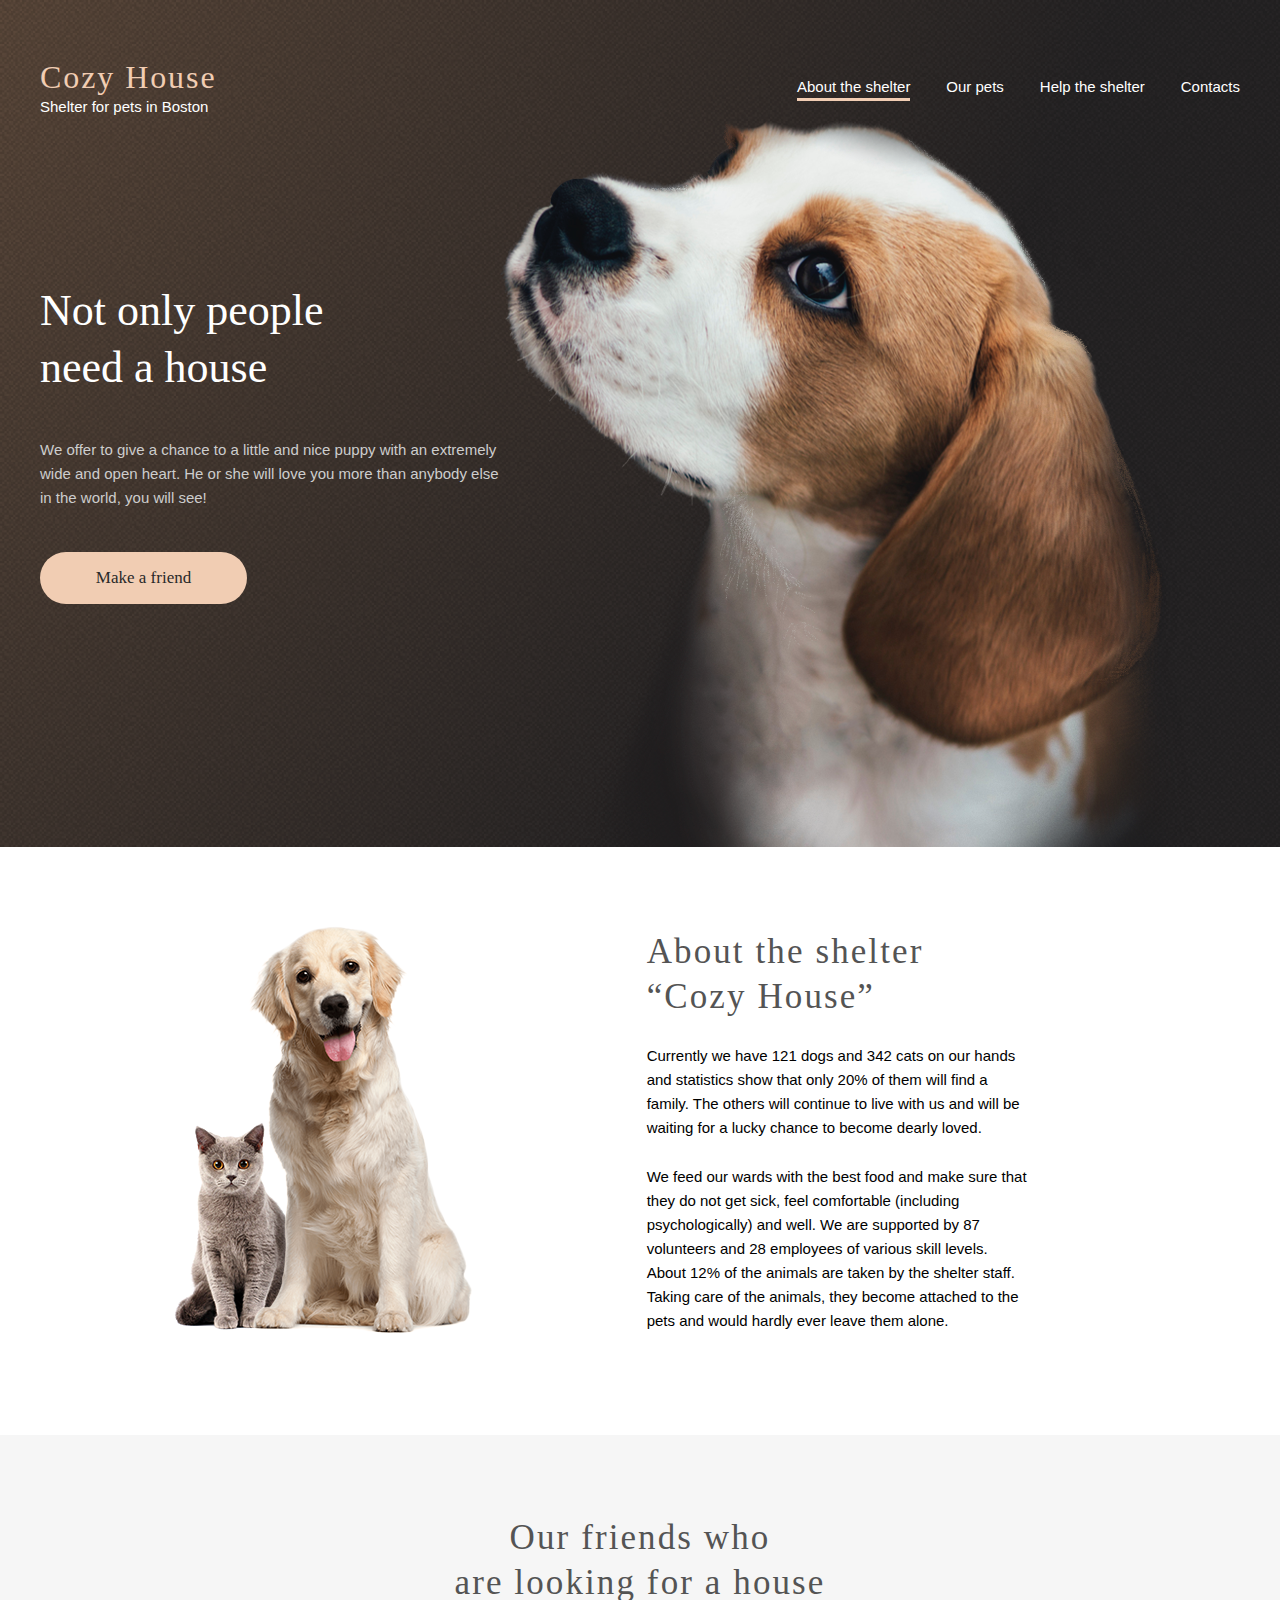
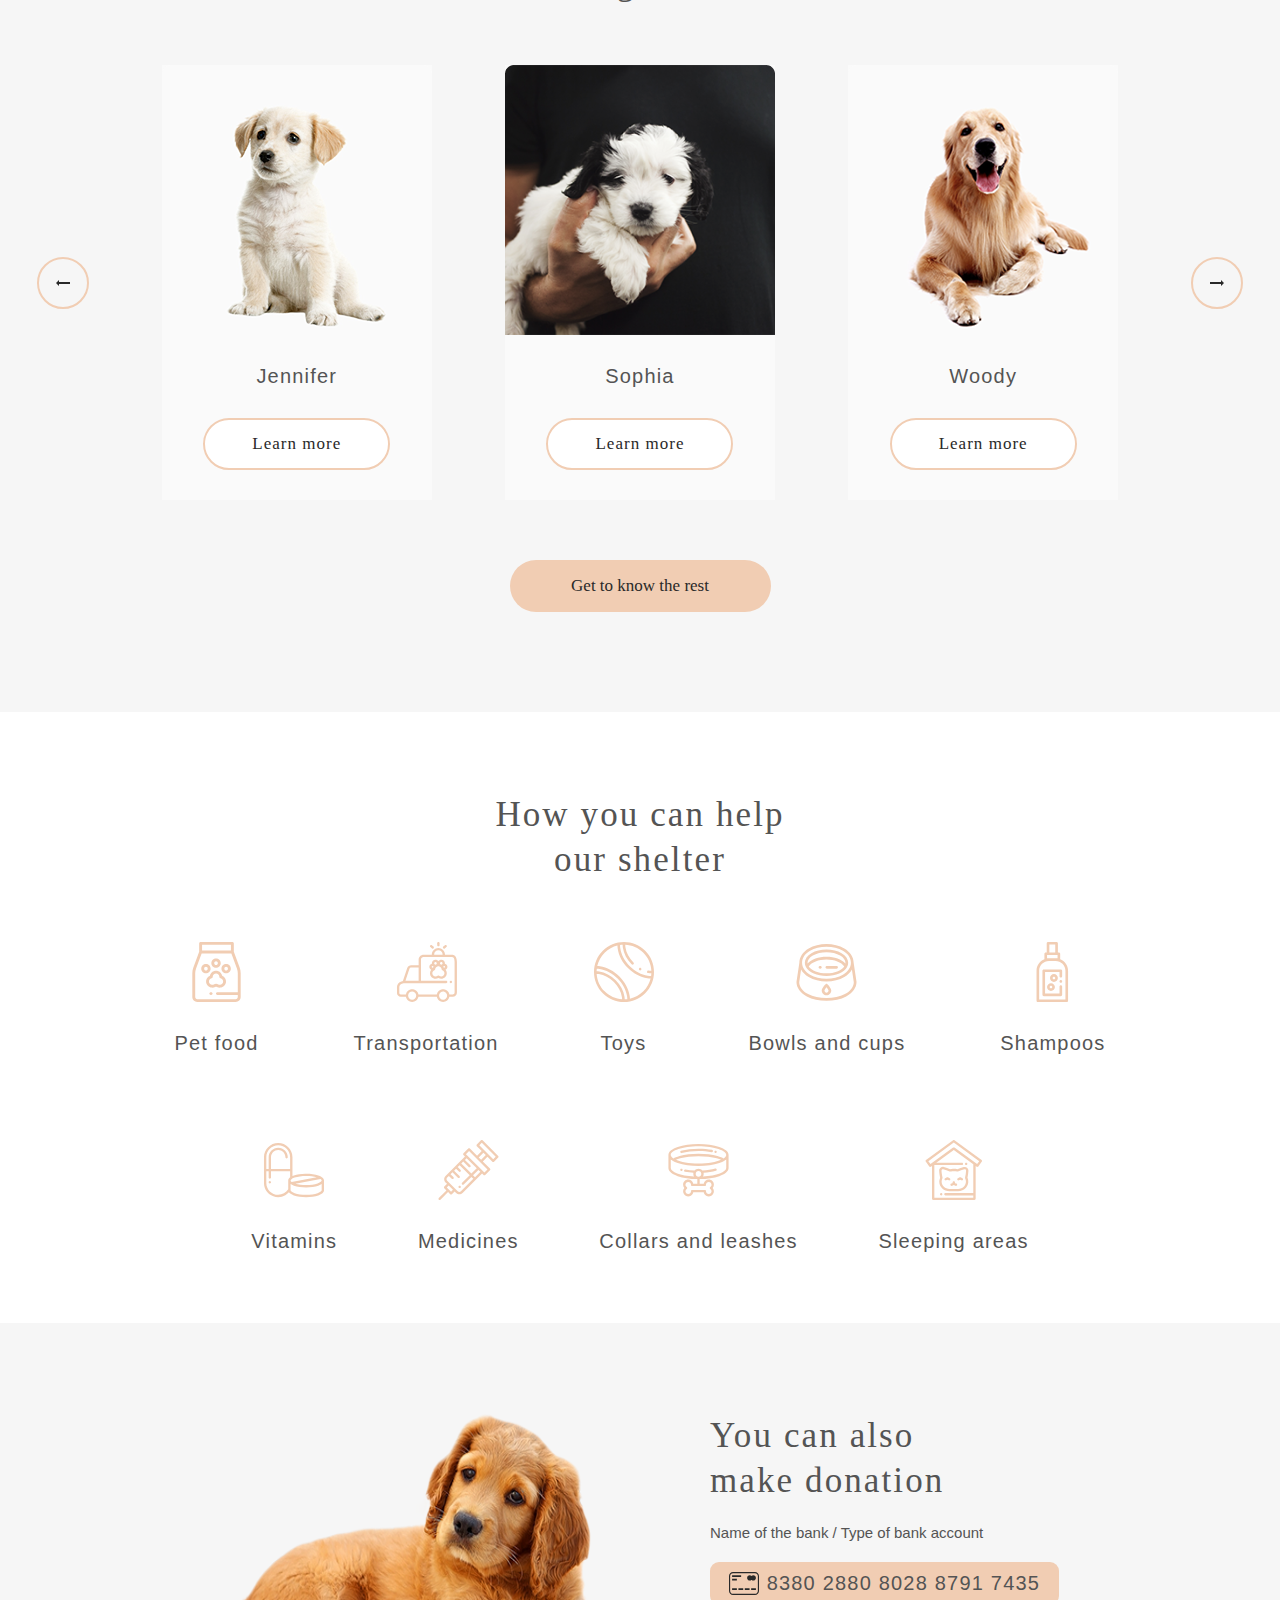
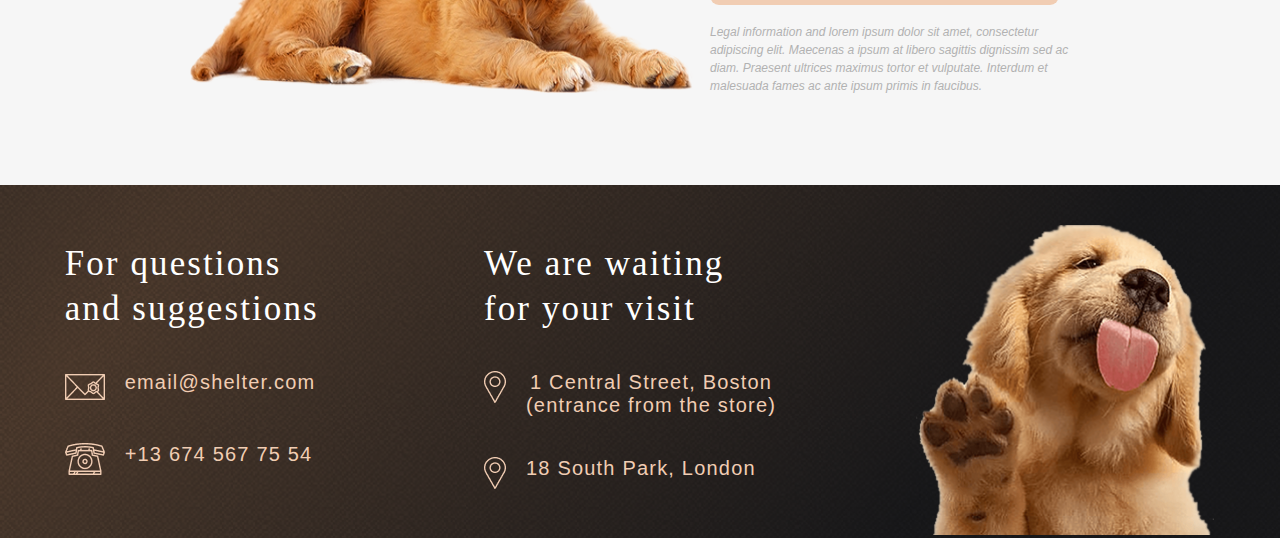
<file: main/index.html>
<!DOCTYPE html>
<html lang="en">
    <head>
        <title>Shelter</title>
        <meta name="viewport" content="width=device-wdth, initial-scale=1.0">
        <meta charset="utf-8">
        <link rel="icon" href="assets/icons/...">
        <link rel="stylesheet" href="../assets/styles/normalize.css">
        <link rel="stylesheet" href="style.css">
        <link rel="preconnect" href="https://fonts.googleapis.com">
        <!-and some more links connecting relevant fonts->
    </head>
    <body>
        <main class="main">
            <div class="wrapper">
                <div class="start-screen">
                    <div class="header">
                        <div class="logo">
                            <h1 class="h1">Cozy House</h1>
                            <p class="large-text subtext-logo">Shelter for pets in Boston</p>
                        </div>
                        <nav class="header-navigation">
                            <ul class="navigation">
                                <li class="nav-item"><a class="main-white active-link" href="#about">About the shelter</a></li></li>
                                <li class="nav-item"><a href="#pets">Our pets</a></li>
                                <li class="nav-item"><a href="#help">Help the shelter</a></li>
                                <li class="nav-item"><a href="#contacts">Contacts</a></li>
                            </ul>
                        </nav>
                        <ul class="hamburger-navigation">
                            <div class="logo-menu">
                                <div class="logo-mobile">
                                    <h1 class="h1">Cozy House</h1>
                                    <p class="large-text subtext-logo">Shelter for pets in Boston</p>
                                </div>
                                <button class="header-navigation-burger">
                                    <img class="burger-menu-vertical" src="../assets/icons/Burger_clicked.png" alt="burger menu clicked">
                                </button>
                            </div>                           
                            <li class="hamburger-nav-item"><a class="main-white active-link" href="#about">About the shelter</a></li></li>
                            <li class="hamburger-nav-item"><a href="#pets">Our pets</a></li>
                            <li class="hamburger-nav-item"><a href="#help">Help the shelter</a></li>
                            <li class="hamburger-nav-item"><a href="#contacts">Contacts</a></li>
                        </ul>
                        <button class="header-navigation-burger">
                            <img class="burger-menu" src="../assets/icons/Burger-gold.png" alt="burger menu">
                        </button>
                    </div>
                    <section class="short-intro">
                        <div class="short-intro-text">
                            <h2 class="h2 main-white ">Not only people <br>need a house</h2>
                            <p class="large-text short-bio-text">We offer to give a chance to a little and nice puppy with an extremely wide and open heart. He or she will love you more than anybody else in the world, you will see!
                            </p>
                            <button type="button" class="button-primary button-front"><a href="#our-friends">Make a friend</a></button>
                        </div>
                        <div class="puppy">
                            <img class="puppy" src="../assets/images/start-screen-puppy.png" alt="start-screen-puppy">
                        </div>
                    </section>
                </div>
            </div>
            <div class="wrapper">
                <section class="about-the-shelter">
                    <div class="about-content">
                        <div class="about-pic">
                            <img class="about-pic" src="../assets/images/about-pets.png">
                        </div>
                        <div class="about-text">
                            <h3 class="h3 align-left header-mobile" id="about">About the shelter “Cozy House”</h3>
                            <p class="large-text black-text about-text-chapter">Currently we have 121 dogs and 342 cats on our hands and statistics show that only 20% of them will find a family. The others will continue to live with us and will be waiting for a lucky chance to become dearly loved.
                            </p>
                            <p class="large-text black-text about-text-chapter">We feed our wards with the best food and make sure that they do not get sick, feel comfortable (including psychologically) and well. We are supported by 87 volunteers and 28 employees of various skill levels. About 12% of the animals are taken by the shelter staff. Taking care of the animals, they become attached to the pets and would hardly ever leave them alone.
                            </p>      
                        </div>
                    </div>
                </section>
            </div>
            <div class="wrapper">
                <section class="pets-page" id="pets">
                    <div class="section-header">
                        <h3 class="h3 align-center header-mobile" id="our-friends">Our friends who<br>are looking for a house</h3>
                    </div>
                        <div class="pets-characters">
                            <div class="dim-click-div"></div>
                        </div>
                        <div class="button-mobile">
                            <button type="button" class="button-round button-round-left button-mobile"></button>
                            <button type="button" class="button-round button-round-right button-mobile"></button>
                        </div>
                        <div class="pets-button">
                        <button type="button" class="button-primary button-long"><a href="https://dimibibikau.github.io/shelter/pets/">Get to know the rest</a></button>
                        </div>
                </section>
            </div>
            <div class="wrapper">
                <section class="help" id="help">
                    <div class="section-header">
                        <h3 class="h3 align-center header-mobile">How you can help<br>our shelter</h3>
                    </div>
                    <div class="ways-to-help">
                        <div class="three-row-items">
                            <div class="help-item">
                                <img class="help-logo" src="../assets/icons/icon-pet-food.svg" alt="food-logo">
                                <h4 class="h4">Pet food</h4>
                            </div>
                            <div class="help-item">
                                <img class="help-logo" src="../assets/icons/icon-transportation.svg" alt="transportation-logo">
                                <h4 class="h4">Transportation</h4>
                            </div>
                            <div class="help-item">
                                <img class="help-logo" src="../assets/icons/icon-toys.svg" alt="toys-logo">
                                <h4 class="h4">Toys</h4>
                            </div>
                            <div class="help-item">
                                <img class="help-logo" src="../assets/icons/icon-bowls-and-cups.svg" alt="bowls-logo">
                                <h4 class="h4">Bowls and cups</h4>
                            </div>
                            <div class="help-item">
                                <img class="help-logo" src="../assets/icons/icon-shampoos.svg" alt="shampoos-logo">
                                <h4 class="h4">Shampoos</h4>
                            </div>
                            <div class="help-item">
                                <img class="help-logo" src="../assets/icons/icon-vitamins.svg" alt="vitamins-logo">
                                <h4 class="h4">Vitamins</h4>
                            </div>
                            <div class="help-item">
                                <img class="help-logo" src="../assets/icons/icon-medicines.svg" alt="medicines-logo">
                                <h4 class="h4">Medicines</h4>
                            </div>
                            <div class="help-item">
                                <img class="help-logo" src="../assets/icons/icon-collars-leashes.svg" alt="leashes-logo">
                                <h4 class="h4">Collars and leashes</h4>
                            </div>
                            <div class="help-item">
                                <img class="help-logo" src="../assets/icons/icon-sleeping-area.svg" alt="sleeping-logo">
                                <h4 class="h4">Sleeping areas</h4>
                            </div>
                        </div>
                        <div class="first-row">
                            <div class="help-item">
                                <img class="help-logo" src="../assets/icons/icon-pet-food.svg" alt="food-logo">
                                <h4 class="h4">Pet food</h4>
                            </div>
                            <div class="help-item">
                                <img class="help-logo" src="../assets/icons/icon-transportation.svg" alt="transportation-logo">
                                <h4 class="h4">Transportation</h4>
                            </div>
                            <div class="help-item">
                                <img class="help-logo" src="../assets/icons/icon-toys.svg" alt="toys-logo">
                                <h4 class="h4">Toys</h4>
                            </div>
                            <div class="help-item">
                                <img class="help-logo" src="../assets/icons/icon-bowls-and-cups.svg" alt="bowls-logo">
                                <h4 class="h4">Bowls and cups</h4>
                            </div>
                            <div class="help-item">
                                <img class="help-logo" src="../assets/icons/icon-shampoos.svg" alt="shampoos-logo">
                                <h4 class="h4">Shampoos</h4>
                            </div>
                        </div>
                        <div class="second-row">
                            <div class="help-item">
                                <img class="help-logo" src="../assets/icons/icon-vitamins.svg" alt="vitamins-logo">
                                <h4 class="h4">Vitamins</h4>
                            </div>
                            <div class="help-item">
                                <img class="help-logo" src="../assets/icons/icon-medicines.svg" alt="medicines-logo">
                                <h4 class="h4">Medicines</h4>
                            </div>
                            <div class="help-item">
                                <img class="help-logo" src="../assets/icons/icon-collars-leashes.svg" alt="leashes-logo">
                                <h4 class="h4">Collars and leashes</h4>
                            </div>
                            <div class="help-item">
                                <img class="help-logo" src="../assets/icons/icon-sleeping-area.svg" alt="sleeping-logo">
                                <h4 class="h4">Sleeping areas</h4>
                            </div>
                        </div>
                    </div>
                </section>
            </div>
            <div class="wrapper">
                <section class="donation">
                    <div class="donation-contents">
                        <img class="donation-doggo" src="../assets/images/donation-dog.png" alt="donation-doggo">
                        <div class="donation-details">
                            <h3 class="h3 align-left header-mobile">You can also<br>make donation</h3>
                            <p class="large-text">Name of the bank / Type of bank account</p>
                            <a href="#" class="button-donation">
                                <div class="button-donation-text">
                                    <img src="../assets/icons/credit-card.svg" alt="credit-card">
                                <h4 class="h4 h5">8380 2880 8028 8791 7435</h4>
                                </div>
                            </a>
                            <p class="small-text">Legal information and lorem ipsum dolor sit amet, consectetur adipiscing elit. Maecenas a ipsum at libero sagittis dignissim sed ac diam. Praesent ultrices maximus tortor et vulputate. Interdum et malesuada fames ac ante ipsum primis in faucibus.
                            </p>
                        </div>
                    </div>
                </section>
            </div>
        </main>
            <footer class="footer">
                <div class="contacts" id="contacts">
                    <div class="left-column">
                        <h3 class="h3 align-left main-white contacts-title">For questions<br>and suggestions</h3>
                        <a href="mailto: email@shelter.com" class="email contacts-item">
                            <img class="contacts-logo" src="../assets/icons/icon-email.png" alt="email-icon">
                            <h4 class="h4 color-primary contacts-link">email@shelter.com</h4>
                        </a>
                        <a href="tel:+136745677554" class="telephone contacts-item">
                            <img class="contacts-logo" src="../assets/icons/icon-phone.png" alt="phone-icon">
                            <h4 class="h4 color-primary contacts-link">+13 674 567 75 54</h4>
                        </a>
                    </div>
                    <div class="right-column">
                        <h3 class="h3 align-left main-white contacts-title">We are waiting<br>for your visit</h3>
                        <a href="https://goo.gl/maps/nAcMoTHuJyifQ3Ut9" class="location contacts-item">
                            <img class="contacts-logo" src="../assets/icons/pin.png" alt="email-icon">
                            <h4 class="h4 color-primary contacts-link">1 Central Street, Boston<br>(entrance from the store)</h4>
                        </a>
                        <a href="https://goo.gl/maps/rWWnXBVK9ZNZS1t4A" class="location contacts-item">
                            <img class="contacts-logo" src="../assets/icons/pin.png" alt="phone-icon">
                            <h4 class="h4 color-primary contacts-link">18 South Park, London</h4>
                        </a>
                    </div>
                    <div class="footer-puppy">
                        <img class="footer-puppy" src="../assets/images/footer-puppy.png" alt="footer-puppy">
                    </div>
                </div>
            </footer>
        </div>
        <div class="dim-click-div"></div>
        <script src="./script.js"></script>
    </body>
</html>
</file>
<file: main/style.css>
/*GENERAL STUFF*/
a {
    text-decoration: none;
    color: inherit !important;
    padding: 0;
    margin: 0;
}

p {
    padding: 0;
    margin: 0;
}

a:visited {
    color: #CDCDCD;
}

ul, ol {
    list-style: none;
    padding: 0;
}

/* HEADINGS */
.h1 {
    font-family: Georgia;
    font-size: 32px;
    font-weight: 400;
    line-height: 35px;
    letter-spacing: 0.06em;
    text-align: left;
    color: #F1CDB3;  
    margin: 0;
    padding: 0;
}

.main-white {
    color: #FFFFFF !important;
}

.subtext-logo {
    color: #FFFFFF !important;
}

.heading-768px{
    display: none;
}

.h2 {
    font-family: Georgia;
    font-size: 44px;
    font-weight: 400;
    line-height: 57px;
    letter-spacing: 0em;
    text-align: left;
    color: #545454;
    margin: 0;
    padding: 0;
}

.h3 {
    font-family: Georgia;
    font-size: 35px;
    font-weight: 400;
    line-height: 45px;
    letter-spacing: 0.06em;
    color: #545454;
    margin: 0;
    padding: 0;
}

.h4 {
    font-family: Georgia, sans-serif;
    font-size: 20px;
    font-weight: 400;
    line-height: 23px;
    letter-spacing: 0.06em;
    text-align: center;
    color: #545454;
    margin: 0;
    padding: 0;
    padding-bottom: 30px;
}

.align-center {
    text-align: center;
}

.align-left {
    text-align: left;
}

.about {
    text-align: left;
}
/* HEADINGS */

/*TEXTS AND FONTS*/
.large-text {
    font-family: Arial;
    font-size: 15px;
    font-weight: 400;
    line-height: 24px;
    letter-spacing: 0px;
    text-align: left;
    color: #545454;
}

.short-bio-text {
    color: #CDCDCD !important; 
}

.small-text {
    font-family: Arial;
    font-size: 12px;
    font-style: italic;
    font-weight: 400;
    line-height: 18px;
    letter-spacing: 0px;
    text-align: left;
    color: #B2B2B2;
}

.black-text {
    color: black;
}
.color-primary {
    color:#F1CDB3;
    padding-bottom: 0;
}
/*TEXTS AND FONTS*/

/*BUTTONS*/
.button-primary {
    height: 52px;
    width: 207px;
    left: 0px;
    top: 270px;
    border-radius: 100px;
    padding: 15px, 45px, 15px, 45px;
    background-color: #F1CDB3;
    border: none;
    color: #292929;
    font-family: Georgia;
    font-size: 17px;
    font-weight: 400;
    line-height: 22px;
}

.button-primary:hover {
    background-color: #FDDCC4;
    border: none;
    color: #292929;
}


.button-secondary {
    height: 52px;
    width: 187px;
    left: 470px;
    top: 645px;
    border-radius: 100px;
    padding: 15px, 45px, 15px, 45px;   
    border: 2px solid #F1CDB3;
    background-color: #FFFFFF;
    color: #292929;
    font-family: Georgia;
    font-size: 17px;
    font-weight: 400;
    line-height: 22px;
    letter-spacing: 0.06em;
}

.button-secondary-clickable {
    height: 52px;
    width: 187px;
    left: 470px;
    top: 645px;
    border-radius: 100px;
    padding: 15px, 45px, 15px, 45px;   
    border: 2px solid #F1CDB3;
    background-color: #FFFFFF;
    color: #292929;
    font-family: Georgia;
    font-size: 17px;
    font-weight: 400;
    line-height: 22px;
    letter-spacing: 0.06em;
    align-self: center;
}

.button-secondary-clickable:hover {
    background-color: #FDDCC4;
    border: 2px solid #FDDCC4
}

.button-secondary:hover {
    background-color: #FDDCC4;
    border: 2px solid #FDDCC4
}

.button-long {
    width: 261px;
}

.button-round {
    height: 52px;
    width: 52px;
    left: 0px;
    top: 192px;
    border-radius: 100px;
    padding: 23px, 19px, 23px, 19px;    
    border: 2px solid #F1CDB3;
    background-color: #F6F6F6;
}

.button-round-left {
    height: 52px;
    width: 52px;
    left: 0px;
    top: 192px;
    border-radius: 100px;
    padding: 23px, 19px, 23px, 19px;    
    border: 2px solid #F1CDB3;
    background-color: #F6F6F6;

    background-image: url('../assets/icons/arrow-left.svg');
    background-repeat: no-repeat;
    background-position: center;
}

.button-round-right {
    height: 52px;
    width: 52px;
    left: 0px;
    top: 192px;
    border-radius: 100px;
    padding: 23px, 19px, 23px, 19px;    
    border: 2px solid #F1CDB3;
    background-color: #F6F6F6;

    background-image: url('../assets/icons/arrow-right.svg');
    background-repeat: no-repeat;
    background-position: center;
}

.button-round:hover {
    background-color: #F1CDB3;
    cursor: pointer;
}

.button-donation {
    height: 43px;
    width: 349px;
    border-radius: 9px;
    padding: 10px, 15px, 10px, 15px;
    background-color: #F1CDB3;  
    display: flex;
    flex-direction: row; 
    align-content: center;
    justify-content: space-between;
    border: none;
}

.button-donation-text {
    display: flex;
    flex-direction: row;
    justify-content: space-around;
    width: 100%;
    padding: 10px 15px;
}
.button-donation:hover {
    background-color: #FDDCC4;
}

/*BUTTONS*/

/*DOCUMENT*/
.wrapper {
    margin: 0 auto;
    /*padding: 0 40px;*/
    max-width: 1280px;
}

.start-screen {
    max-width: 1280px;
    background: url('../assets/images/start-screen.png') no-repeat center top;
    padding: 60px 40px 0;
}

.header {
    display: flex;
    flex-direction: row; 
    width: 100%;
    justify-content: space-between;
}

.header-navigation {
    display: flex;
    flex-direction: row; 
    justify-content: space-between;
    list-style: none !important;
}

.header-navigation-burger {
    display: none;
}

.hamburger-navigation {
    display: none;
}

.navigation {
    display: flex;
    flex-direction: row;
    justify-content: space-between;
    width: 443px;
    font-family: Arial;
    font-size: 15px;
    font-weight: 400;
    line-height: 24px;
    letter-spacing: 0px;
    text-align: left; 
    color:#FFFFFF;
}

.nav-link {
    padding: 0 20px;
    line-height: 50px;
    transition: .3s;  
}

nav a:hover {
    color: #FAFAFA;
    padding-bottom: 3px;
    border-bottom: 3px solid #F1CDB3;
    cursor: pointer;
}

.active-link {
    color: #FAFAFA;
    padding-bottom: 3px;
    border-bottom: 3px solid #F1CDB3;
}

.short-intro {
    display: flex;
    flex-direction: row;
}

.short-intro-text {
    display: flex;
    flex-direction: column;
    margin-top: 163px;
    width: 460px;
    height: 322px;
    justify-content: space-between;
}

.puppy {
    height: 728px;
    width: 698px;
    right: 0;
}

.about-the-shelter {
    height: 588px;
    width: 1280px;
    left: 0px;
    top: 908px;
    background-color: white;
    background-repeat: no-repeat;
    background-attachment: fixed;
    background-position: center;  
}

.about-content {
    display: flex;
    flex-direction: row;
    justify-content: space-evenly;
    align-items: center;
    padding-top: 80px;
    width: 1200px;
    height: 408px;
}

.about-pic {
    width: 300px;
}

.about-text {
    width: 380px;
}

.about-text-chapter {
    padding-top: 25px;
}
.pets-page {
    max-width: 1280px;
    height: 877px;
    background-color: #F6F6F6;;
}

.section-header {
    padding-top: 80px;
    padding-bottom: 60px;
}

.pets-characters {
    display: flex;
    flex-direction: row;
    align-items: center;
    justify-content: space-around;
    width: 100%;
    padding-bottom: 60px;
}

.pets-characters-block {
    display: flex;
    flex-direction: row;
    align-items: center;
    justify-content: space-around;
    width: 100%;
    padding-bottom: 60px;
}

.pet-item {
    display: flex;
    flex-direction: column;
    background-color: #FAFAFA;
    width: 270px;
    height: 435px;
    align-items: center;
}

pet-item-woody {
    display: flex;
    flex-direction: column;
    background-color: #FAFAFA;
    width: 270px;
    height: 435px;
    align-items: center;
}

.pet-item-jennifer {
    display: flex;
    flex-direction: column;
    background-color: #FAFAFA;
    width: 270px;
    height: 435px;
    align-items: center;
}

.pet-item:hover {
    background-color: white;
    cursor: pointer;
}

.pet-img {
    padding-bottom: 30px;
}

.pets-button {
    text-align: center;
}

.pet-item:hover button-secondary {
    background-color: #F1CDB3;
    cursor: pointer;
}

/* pet item pop up window start  */
.pet-item-pop-up {
    display: none;
    position: absolute;
    flex-direction: column;

    padding: 10px;

    width: 900px;
    height: 500px;

    border-radius: 15px;
    
    background-color: white;

    z-index: 101;
}

.pet-item-pop-up-content {
    display: flex;
    flex-direction: row-reverse;
}

.pet-item-text-content {
    display: flex;
    flex-direction: column;
    font: 400;
    font-family: Georgia, 'Times New Roman', Times, serif;
    width: 351px;
    padding: 0 30px 0 20px;
}

.pet-pic-pop-up {
    width: 500px;
    height: 500px;
}
.pet-description-pop-up-list {
    padding: 10px;
    list-style:disc;
}

.active-pop-up {
    display: flex;
}

.passive-pop-up {
    display: none;
}

.pet-name-pop-up {
    font-size: 35px;
}

.pet-type-pop-up {
    font-size: 20px; 
}

.pet-description-pop-up {
    font-size: 15px;
    padding-bottom: 0;
    line-height: 16.5px
}

.pet-age-pop-up {
    font-size: 15px;
    padding-bottom: 10px;
}

.pet-inoculations-pop-up {
    font-size: 15px;
    padding-bottom: 10px;
}

.pet-diseases-pop-up {
    font-size: 15px;
    padding-bottom: 10px;
}

.pet-parasites-pop-up {
    font-size: 15px;
    padding-bottom: 10px;
}

.button-close-pop-up {
    display: block;
    align-self: flex-end;
    height: 52px;
    width: 52px;
    left: 0px;
    top: 192px;
    border-radius: 100px;
    padding: 23px, 19px, 23px, 19px;    
    border: 2px solid #F1CDB3;
    background-color: transparent;

    background-image: url('../assets/icons/close-button.svg');
    background-repeat: no-repeat;
    background-position: center;
}

.stop-scrolling {
    height: 100%;
    overflow: hidden;
}

.pop-up-overlay {
    display: block;
    position: fixed;
	background-color: #545454;
    opacity: 70%;
	top: 0;
	left: 0;
	width: 100%;
	height: 100%;
	z-index: 1;
}
/* pet item pop up window end */

.button-mobile {
    display: none;
}

.help {
    height: 611px;
}

.help-logo {
    height: 60px;
    padding-bottom: 30px;
}

.ways-to-help {
    display: flex;
    flex-direction: column;
    align-items: center;
}

.first-row {
    display: flex;
    flex-direction: row;
    justify-content: space-around;
    width: 1026px;
    margin-bottom: 55px;
}

.second-row {
    display: flex;
    flex-direction: row;
    justify-content: space-around;
    width: 858px;
    margin-bottom: 100px;
}

.help-item {
    display: flex;
    flex-direction: column;
}

.three-row-items {
    display: none;
}

.donation {
    height: 462px;
    background-color:  #F6F6F6;
    display: flex;
    align-items: center;
}

.donation-contents {
    display: flex;
    flex-direction: row;
    justify-content: space-around;
    width: 915px;
    margin: 0 auto;
}

.donation-details {
    display: flex;
    flex-direction: column;
    align-items: left;
    width: 380px;
    height: 282px;
    justify-content: space-between;
}

.footer {
    background-image: url("../assets/images/Footer.png");
    background-size: cover;
    max-width: 1280px;
    margin: 0 auto;
}

.contacts {
    display: flex;
    flex-direction: row;
    justify-content: space-around;
}

.left-column {
    width: 290px;
    padding-top: 56px;
}

.right-column {
    width: 302px;
    padding-top: 56px;
}

.footer-puppy {
    padding-top: 20px;
}

.contacts-item {
    display: flex;
    flex-direction: row;
    align-content: center;
    color: #F1CDB3;
    padding-bottom: 40px;
}

.contacts-title {
    padding-bottom: 40px;
}

.contacts-logo {
    height: 32px;
    padding-right: 20px;
}

.contacts-link:hover {
    color: #FDDCC4;
}

.dim-click-div {
    display: none;
    position: fixed;
    top: 0; 
    left: 0;
    width: 100%;
    height: 100%;
    background: url(../assets/images/noise_transparent.png);
    background-repeat: repeat;
    opacity: 70%;
    z-index: 10;
}

/*tablet version*/
@media (max-width: 1279px) and (min-width: 768px){
    .wrapper {
        margin: 0 auto;
        padding: 0 0;
        max-width: 100%;
    }

    .start-screen {
        width: 100%;
        height: 1165px;
        background: url('../assets/images/start-screen-gradient-background.png') no-repeat center;
        padding: 0 0;
        background-size: cover;
    }

    .header {
        display: flex;
        flex-direction: row; 
        width: calc(100% - 60px);
        justify-content: space-between;
        padding: 30px 30px;
    }

    .header-navigation-burger {
        display: none;
    }

    .hamburger-navigation {
        display: none;
    }

    .heading-768px {
        display: block;
    }

    .short-intro {
        display: flex;
        flex-direction: column;
        align-items: center;
        justify-content: space-between;
        height: 1046px;
    }
    
    .short-intro-text {
        display: flex;
        flex-direction: column;
        margin-top: 60px;
        width: 460px;
        height: 322px;
        justify-content: space-between;
    }

    .button-front {
        align-self: center;
    }

    .button-mobile {
        display: none;
    }
    
    .puppy {
        width: 569px;
        height: 593px;
        align-self: flex-end;
        margin-right: 30px;
    }

    .about-the-shelter {
        width: 100%;
        height: 1048px;
    }

    .about-content {
        display: flex;
        flex-direction: column-reverse;
        justify-content: space-evenly;
        align-items: center;
        padding-top: 80px;
        width: 100%;
        height: 868px;
    }

    .about-text {
        width: 380px;
    }

    .about-pic {
        width: 300px;
        padding-top: 80px;
    }

    .pets-page {
        width: 100%;
        height: 877px;
        background-color: #F6F6F6;;
    }
    
    .pet-item-woody {
        display: none;
    }

    .help {
        height: 779px;
    }

    .first-row {
        display: none;
    }
    
    .second-row {
        display: none;
    }
    
    .three-row-items {
        display: flex;
        flex-wrap: wrap;
    }

    .help-item {
        width: calc(33.33% - 5px);   
    }

    .donation {
        height: 783px;
    }

    .donation-contents {
        flex-direction: column-reverse;
        align-items: center;
    }

    .donation-doggo {
        width: 505px;
        padding-top: 60px;
    }

    .footer {
        height: 639px;
        background-image: url("../assets/images/start-screen-gradient-background.png");
        padding:0 30px;
        background-size: cover;
    }

    .contacts {
        flex-wrap: wrap;
    }

    .left-column {
        width: 290px;
        padding-top: 40px;
    }
    
    .right-column {
        width: 302px;
        padding-top: 40px;
    }
    
    .footer-puppy {
        padding-top: 0;
    }
}

/*mobile version*/
@media (max-width: 767px){
    .h4 {
        padding-bottom: 5px;
        font-size: 17px;
    }

    .h5 {
        font-family: Georgia, sans-serif;
        font-size: 15px;
        font-weight: 400;
        line-height: 23px;
        letter-spacing: 0.06em;
        text-align: center;
        color: #545454;
        margin: 0;
        padding: 0;
        padding-bottom: 30px;
    }

    .main-white {
        font-size: 25px;
        line-height: 32.5px;
        text-align: center;
    }

    .wrapper {
        margin: 0 auto;
        padding: 0 0;
        max-width: 100%;
    }

    .start-screen {
        width: 100%;
        height: 823px;
        background: url('../assets/images/start-screen-gradient-background.png') no-repeat center;
        padding: 0 0;
        background-size: cover;
    }

    .logo {

    }

    .logo-menu {
        display: flex;
        flex-direction: row;
        justify-content: space-between;
        padding: 40px 10px 150px 10px;
    }

    .header {
        display: flex;
        flex-direction: row; 
        width: calc(100% - 40px);
        justify-content: space-between;
        padding: 30px 20px;
    }

    .header-navigation {
        display: none;
    }
/*START OF BURGER MENU*/
    .header-navigation-burger {
        display: block;
        align-self: center;
        background: transparent;
        border: none;
    }

    .hamburger-navigation {
        position: fixed;
        top: 0;
        right: 0;
        display: none;
        flex-direction: column;
        align-content: center;
        background-image: url("../assets/images/background_hamburger.png");
        width: 320px;
        height: 823px;
        transition: transform 0.5s;
        transform: translateY(-110%);
        z-index: 100;
    }

    .hamburger-nav-item {
        font-family: Arial;
        font-size: 32px;
        font-weight: 400;
        line-height: 24px;
        letter-spacing: 0px;
        text-align: left; 
        color:#FFFFFF;
        padding-top: 40px;
        align-self: center;
    }

    .burger-menu-vertical {
        display: none;
    }

    .burger-menu {
        display: block;
    }

    .show-menu {
        transform: translateY(0);
    }

    .active-link {
        font-size: 32px;
    }
    
    .dim-click-div {
        position: absolute; 
        display: none;
        top: 0; 
        left: 0;
        width: 100%;
        height: 100%;
        background-color:rgba(41,41,41,0.6);
    }
/* END OF SLIDE MENU */
    .heading-768px {
        display: block;
    }

    .short-intro {
        display: flex;
        flex-direction: column;
        align-items: center;
        justify-content: space-between;
        height: 673px;
    }
    
    .short-intro-text {
        display: flex;
        flex-direction: column;
        justify-content: space-between;  
        margin-top: 60px;
        width: 300px;
        height: 322px;
        text-align: center;
    }

    .short-bio-text {
        text-align: center;
    }

    .button-front {
        align-self: center;
    }

    .button-mobile {
        display: none;
    }
    
    .puppy {
        width: 260px;
        height: 271px;
        align-self: flex-end;
        margin-right: 10px;
        margin-top: 32px;
    }
/*about the shelter page*/
    .about-the-shelter {
        width: calc(100% - 50px);;
        height: 974px;
    }

    .about-content {
        display: flex;
        flex-direction: column-reverse;
        justify-content: space-evenly;
        align-items: center;
        width: 100%;
        height: 974px;
        padding: 25px;
    }

    .header-mobile {
        font-size: 25px;
        text-align: center;
        line-height: 32.5px;
    }

    .about-text {
        width: 100%;
    }

    .about-text-chapter {
        text-align: justify;
    }

    .about-pic {
        width: 270px;
        padding-top: 20px;
    }
/*our pets */
    .pets-page {
        display: flex;
        flex-direction: column;
        height: 791px;
    }
    .pets-characters {
        padding-bottom: 20px;
    }
    .pet-item-jennifer {
        display: none;
    }

    .pet-item-woody {
        display: none;
    }

    .button-round-right {
        display: none;
        margin-left: 80px;
    }

    .button-round-left {
        display: none; 
    }

    .button-mobile {
        display: flex;
        flex-direction: row;
        padding-bottom: 40px;
        align-self: center;
    }

    .help {
        height: 745px;
    }

    .section-header {
        padding-top: 40px;
        padding-bottom: 40px;
    }

    .help-logo {
        height: 50px;
        padding-bottom: 15px;
    }

    .h4 {
        padding-bottom: 15px;
    }

    .first-row {
        display: none;
    }
    
    .second-row {
        display: none;
    }
    
    .three-row-items {
        display: flex;
        flex-wrap: wrap;
    }

    .help-item {
        width: calc(50% - 10px);   
    }

    .donation {
        height: 542px;
        background-color: #F6F6F6;
        display: flex;
        align-items: center;
        padding:0 10px;
    }

    .donation-contents {
        flex-direction: column-reverse;
        align-items: center;
        width: 280px;
    }

    .donation-details {
        display: flex;
        flex-direction: column;
        align-items: center;
        width: 280px;
    }

    .small-text {
        text-align: justify;
    }

    .button-donation {
        width: 280px;
        font-size: 15px;
    }

    .donation-doggo {
        width: 260px;
        padding-top: 60px;
    }

    .footer {
        height: 809px;
        background-image: url("../assets/images/start-screen-gradient-background.png");
        padding:0 10px;
        background-size: cover;
    }

    .contacts {
        flex-wrap: wrap;
        flex-direction: column;
    }

    .left-column {
        width: 290px;
        padding-top: 30px;
        display: flex;
        flex-direction: column;
    }
    
    .right-column {
        width: 302px;
        padding-top: 0;
        display: flex;
        flex-direction: column;
    }

    .contacts-title {
        align-self: center;
        font-size: 25px;
    }

    .contacts-item {
        padding-bottom: 30px;
    }
    
    .footer-puppy {
        padding-top: 3px;
        width: 260px;
        align-self: flex-end;
        padding-right: 20px;
    }
}
</file>
